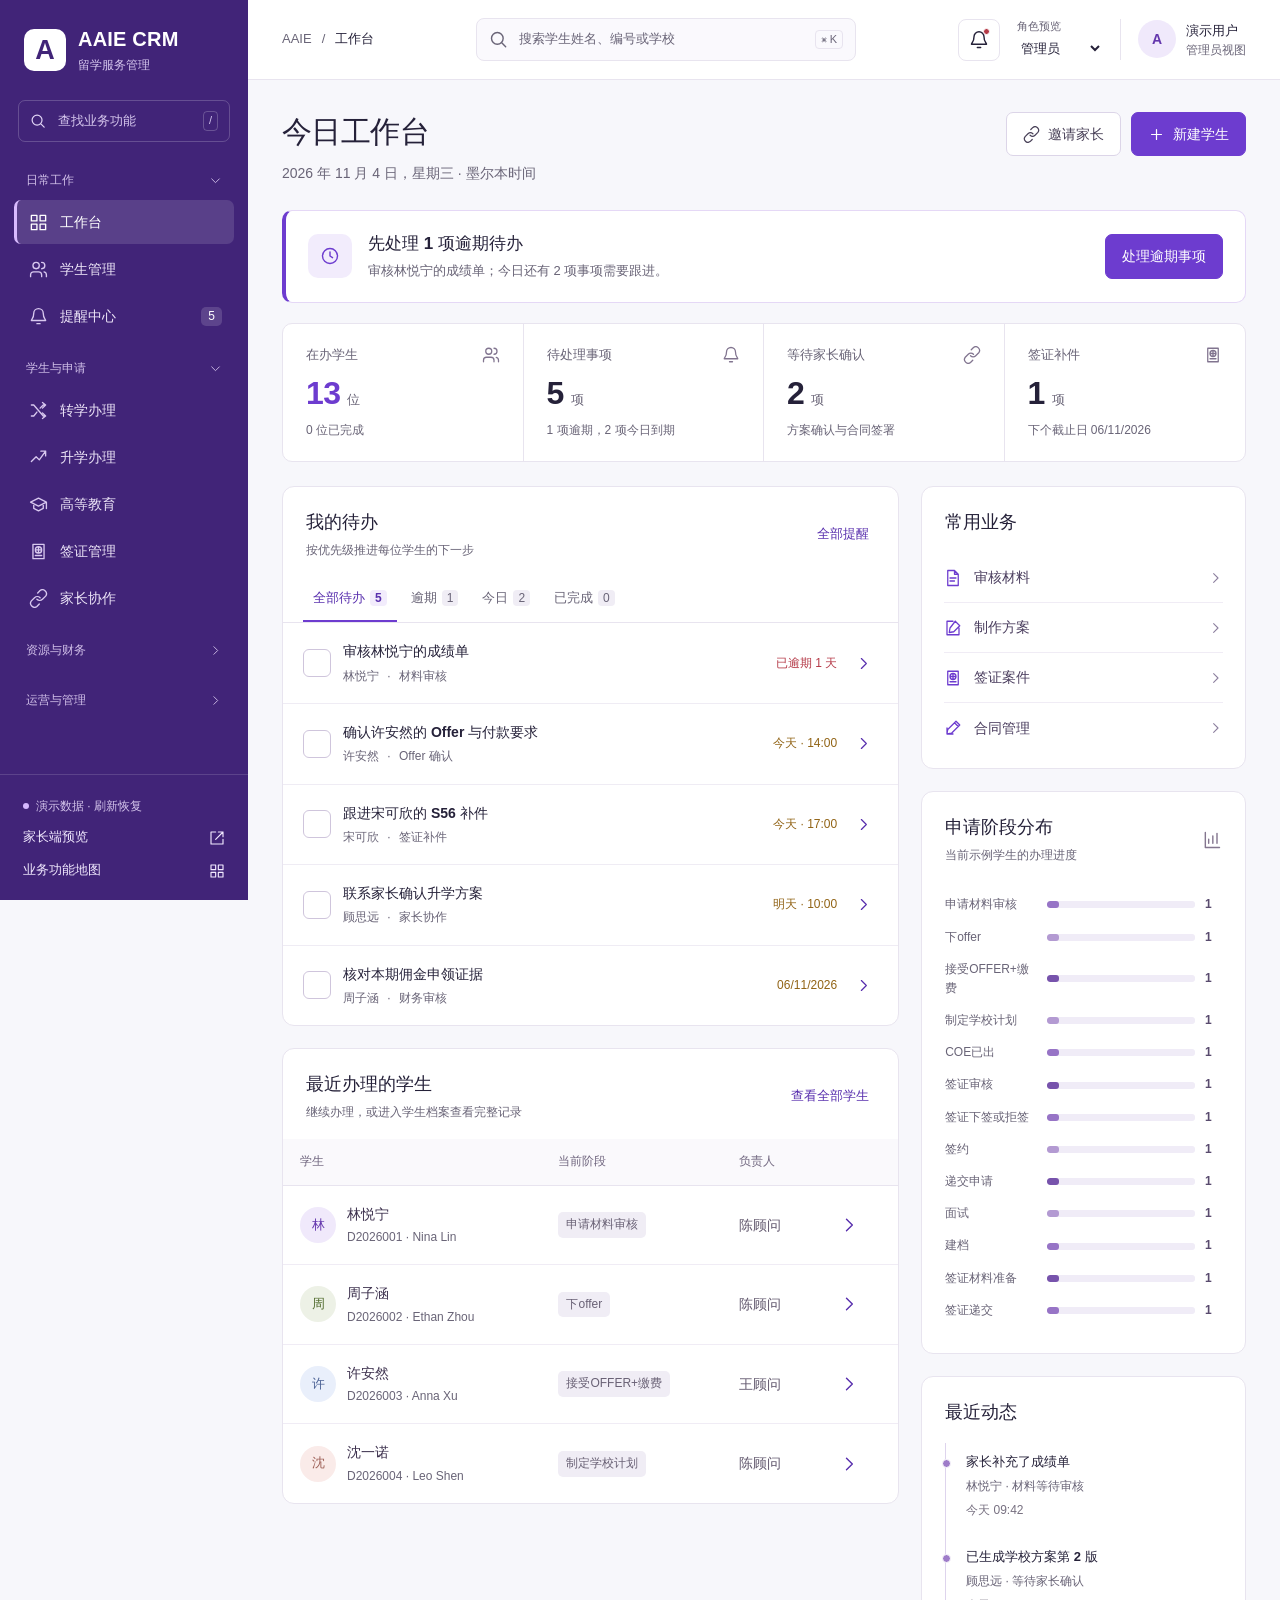
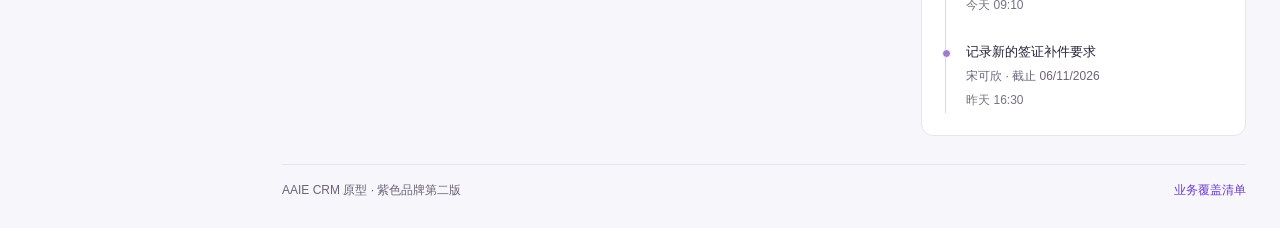
<file: index.html>
<!doctype html>
<html lang="zh-CN"><head><meta charset="utf-8"><meta name="viewport" content="width=device-width, initial-scale=1"><meta name="color-scheme" content="light"><title>AAIE CRM · 紫色品牌第二版</title><link rel="stylesheet" href="styles.css"></head>
<body><a class="skip" href="#main">跳到内容</a><div id="app"></div><dialog id="dialog" aria-labelledby="dialog-title"></dialog><div id="toast" role="status" aria-live="polite"></div><script src="data.js"></script><script src="student-data.js"></script><script src="app.js"></script><script src="student-module.js"></script></body></html>
</file>
<file: styles.css>
@charset "UTF-8";
:root {
  --brand:#6d3ccf; --brand-hover:#5930ae; --brand-deep:#412478; --brand-soft:#f2ecfc;
  --ink:#252139; --muted:#696477; --line:#e8e4ef; --bg:#f7f7fb; --surface:#fff;
  --teal:var(--brand); --teal-dark:var(--brand-hover); --soft:var(--brand-soft);
  --gold:#916315; --red:#b53a48; --radius:12px; --shadow:0 12px 38px #2d1c5112;
  --nav-width:248px; --bar-height:80px;
  font-family:"Avenir Next","PingFang SC","Microsoft YaHei",sans-serif;
  color:var(--ink); background:var(--bg); font-synthesis:none;
}
* { box-sizing:border-box; }
body { margin:0; font-size:14px; line-height:1.6; }
button,input,select,textarea { font:inherit; }
button,a,input,select,textarea { -webkit-tap-highlight-color:transparent; }
button { cursor:pointer; color:inherit; }
button:disabled { cursor:not-allowed; opacity:.48; }
a { color:var(--brand); text-decoration:none; }
a:hover { text-decoration:underline; }
:where(button,a,input,select,textarea,summary,[tabindex]):focus-visible { outline:3px solid #a77ae9; outline-offset:3px; }
h1,h2,h3,p { margin:0; }
h1 { font-size:30px; line-height:1.35; letter-spacing:-.6px; font-weight:700; }
h2 { font-size:18px; line-height:1.5; font-weight:650; }
h3 { font-size:16px; line-height:1.5; }
small { font-size:12px; }
.muted { color:var(--muted); }
.mono { font-variant-numeric:tabular-nums; }
.icon { width:20px; height:20px; fill:none; stroke:currentColor; stroke-width:1.7; stroke-linecap:round; stroke-linejoin:round; flex:none; vertical-align:middle; }
.skip { position:fixed; top:-60px; left:270px; z-index:100; background:#fff; border:2px solid var(--brand); padding:10px 16px; border-radius:6px; }
.skip:focus { top:10px; }
.sidebar { position:fixed; inset:0 auto 0 0; width:var(--nav-width); background:var(--brand-deep); color:#fff; z-index:30; display:flex; flex-direction:column; }
.brand { display:flex; align-items:center; gap:12px; min-height:100px; padding:25px 24px; color:#fff; }
.brand:hover { text-decoration:none; }
.brand-mark { width:42px; height:42px; display:grid; place-items:center; background:#fff; border-radius:10px; color:var(--brand-deep); font-size:27px; font-weight:750; }
.brand strong { display:block; font-size:20px; line-height:1.4; letter-spacing:.2px; }
.brand small { display:block; color:#d5c6ed; margin-top:3px; font-size:12px; }
.nav-search { display:flex; align-items:center; gap:9px; min-height:42px; margin:0 18px 18px; padding:7px 11px; border:1px solid #ffffff32; border-radius:7px; color:#e2d5f7; }
.nav-search .icon { width:17px; height:17px; }
.nav-search input { width:100%; min-width:0; background:none; color:#fff; border:0; outline:none; font-size:13px; }
.nav-search input::placeholder { color:#d5c6ed; opacity:1; }
.key { font-size:11px; border:1px solid var(--line); padding:0 5px; border-radius:4px; white-space:nowrap; color:var(--muted); }
.nav-search .key { border-color:#ffffff36; color:#d5c6ed; }
.sidebar nav { flex:1; overflow:auto; padding:0 14px 16px; scrollbar-width:thin; scrollbar-color:#8864b2 transparent; }
.nav-group { margin:0 0 10px; }
.nav-group summary { display:flex; justify-content:space-between; align-items:center; padding:10px 12px; min-height:40px; color:#d0bfe8; font-size:12px; cursor:pointer; list-style:none; }
.nav-group summary::-webkit-details-marker { display:none; }
.nav-group summary .icon { width:13px; height:13px; transform:rotate(-90deg); }
.nav-group[open] summary .icon { transform:rotate(0); }
.nav-group-links { display:grid; gap:3px; }
.nav-link { display:flex; align-items:center; gap:12px; padding:10px 12px; min-height:44px; border-radius:7px; border-left:3px solid transparent; color:#ede5f8; font-size:14px; }
.nav-link .icon { width:19px; height:19px; color:#d8c8ef; }
.nav-link:hover { background:#ffffff10; color:#fff; text-decoration:none; }
.nav-link.active { color:#fff; background:#ffffff20; border-left-color:#d9bbff; font-weight:650; }
.nav-link.active .icon { color:#fff; }
.nav-link .count { margin-left:auto; padding:0 7px; border-radius:5px; color:#fff; background:#ffffff26; font-size:12px; }
.sidebar-foot { padding:18px 23px 19px; border-top:1px solid #ffffff24; }
.preview-tag { display:inline-flex; align-items:center; gap:7px; font-size:12px; line-height:1.5; color:var(--muted); }
.sidebar-foot .preview-tag { color:#d4c4eb; }
.sidebar-foot .preview-tag::before { content:''; width:6px; height:6px; border-radius:50%; background:#d5b8ff; }
.sidebar-foot a { display:flex; justify-content:space-between; align-items:center; color:#f2eaff; font-size:13px; padding-top:12px; }
.sidebar-foot a .icon { width:16px; height:16px; }
.shell { margin-left:var(--nav-width); min-width:0; }
.topbar { min-height:var(--bar-height); background:#fff; border-bottom:1px solid var(--line); display:flex; align-items:center; justify-content:space-between; gap:22px; padding:0 34px; position:sticky; top:0; z-index:20; }
.crumb { display:flex; align-items:center; gap:10px; color:var(--muted); font-size:13px; white-space:nowrap; }
.crumb strong { color:var(--ink); font-weight:550; }
.global-search { display:flex; align-items:center; gap:10px; border:1px solid var(--line); background:#faf9fd; border-radius:8px; min-height:43px; padding:9px 12px; flex:1; max-width:380px; color:var(--muted); }
.global-search input { min-width:0; width:100%; padding:0; border:0; background:none; outline:none; color:var(--ink); font-size:13px; }
.global-search input::placeholder { color:var(--muted); }
.top-right { display:flex; align-items:center; gap:17px; }
.role-control { display:flex; flex-direction:column; align-items:flex-start; gap:0; }
.role-control>span { color:var(--muted); font-size:11px; }
.role { background:#fff; border:0; padding:1px 14px 1px 0; color:var(--ink); font-size:13px; max-width:120px; min-height:25px; }
.userbox { display:flex; align-items:center; gap:10px; padding-left:17px; border-left:1px solid var(--line); }
.userbox strong { font-size:13px; font-weight:600; }
.userbox small { display:block; font-size:12px; color:var(--muted); }
.avatar { width:38px; height:38px; border-radius:50%; display:inline-grid; place-items:center; background:#f0e9fb; color:#6437ad; font-size:14px; font-weight:650; flex:none; }
.avatar.sage { background:#edf1e6; color:#536d30; }
.avatar.blue { background:#e9effb; color:#4c6295; }
.avatar.rose { background:#faebe9; color:#9c5e55; }
.icon-btn { display:inline-flex; align-items:center; justify-content:center; width:42px; height:42px; padding:9px; border:1px solid var(--line); background:#fff; border-radius:8px; position:relative; }
.icon-btn:hover { background:#f7f3fc; }
.icon-btn .dot { width:7px; height:7px; position:absolute; top:8px; right:9px; border-radius:50%; background:var(--red); border:1px solid #fff; }
.mobile-menu { display:none; }
.main { max-width:1600px; margin:0 auto; padding:32px 34px 28px; }
.main:focus { outline:none; }
.page-head { display:flex; align-items:flex-start; justify-content:space-between; gap:22px; margin-bottom:25px; }
.page-heading { max-width:760px; }
.page-head p { margin-top:9px; color:var(--muted); font-size:14px; line-height:1.7; }
.head-actions { display:flex; align-items:center; gap:10px; flex-wrap:wrap; }
.btn { display:inline-flex; align-items:center; justify-content:center; gap:8px; min-height:44px; padding:10px 16px; background:#fff; color:#494158; border:1px solid #dcd5e8; border-radius:7px; font-size:14px; font-weight:550; white-space:nowrap; text-decoration:none; }
.btn:hover { background:#faf8fe; border-color:#bbaaD2; text-decoration:none; }
.btn.primary { background:var(--brand); border-color:var(--brand); color:#fff; }
.btn.primary:hover { background:var(--brand-hover); border-color:var(--brand-hover); }
.btn.soft { background:var(--brand-soft); border-color:#e6d9fa; color:var(--brand-hover); }
.btn.danger { color:var(--red); border-color:#edccd2; }
.btn.small { font-size:13px; min-height:36px; padding:6px 11px; }
.btn .icon { width:17px; height:17px; }
.text-btn { display:inline-flex; align-items:center; justify-content:center; gap:5px; min-height:36px; padding:5px 6px; border:0; border-radius:5px; background:none; color:var(--brand-hover); font-size:13px; white-space:nowrap; }
.text-btn:hover { background:var(--brand-soft); text-decoration:none; }
.day-priority { display:flex; align-items:center; gap:16px; padding:20px 22px; margin-bottom:20px; background:#fff; border:1px solid #e5d8f6; border-left:4px solid var(--brand); border-radius:10px; }
.priority-symbol { display:grid; place-items:center; width:44px; height:44px; border-radius:10px; background:var(--brand-soft); color:var(--brand); flex:none; }
.day-priority>div:nth-child(2) { flex:1; }
.day-priority h2 { font-size:17px; }
.day-priority p { font-size:13px; margin-top:4px; color:var(--muted); }
.day-priority .btn { flex:none; }
.metrics { display:grid; grid-template-columns:repeat(4,minmax(0,1fr)); background:#fff; border:1px solid var(--line); border-radius:10px; margin-bottom:24px; }
.metric { min-width:0; padding:21px 23px; border-right:1px solid var(--line); }
.metric:last-child { border-right:0; }
.metric .caption { display:flex; align-items:center; justify-content:space-between; gap:8px; color:var(--muted); font-size:13px; }
.metric .caption .icon { color:#81748f; width:18px; height:18px; }
.metric .number { display:block; margin:8px 0 6px; font-size:32px; font-weight:650; letter-spacing:-.6px; line-height:1.3; }
.metric .number small { margin-left:7px; font-size:13px; letter-spacing:0; font-weight:400; color:var(--muted); }
.metric .foot { color:var(--muted); font-size:12px; }
.metric .foot b { font-weight:550; color:var(--brand-hover); }
.metric.accent .number { color:var(--brand); }
.dashboard-grid { display:grid; grid-template-columns:minmax(0,1.9fr) minmax(290px,1fr); gap:22px; }
.stack { display:flex; flex-direction:column; gap:22px; min-width:0; }
.card { background:#fff; border:1px solid var(--line); border-radius:var(--radius); overflow:hidden; min-width:0; }
.card-pad { padding:24px; }
.card-head { display:flex; align-items:center; justify-content:space-between; gap:14px; padding:22px 23px 17px; }
.card-head p { color:var(--muted); font-size:12px; line-height:1.6; margin-top:5px; }
.card-head>.icon { color:#84768f; }
.segmented { display:flex; gap:4px; border-bottom:1px solid var(--line); padding:0 20px; overflow:auto; }
.segment { min-height:45px; padding:10px 10px; border:0; border-bottom:2px solid transparent; background:none; font-size:13px; color:var(--muted); white-space:nowrap; }
.segment.active { color:var(--brand-hover); font-weight:650; border-bottom-color:var(--brand); }
.segment span { font-size:12px; padding:1px 5px; border-radius:4px; background:#f0edf5; margin-left:5px; }
.segment.active span { background:var(--brand-soft); }
.task { display:flex; align-items:center; gap:12px; padding:17px 20px; border-bottom:1px solid #efecf4; }
.task:last-child { border-bottom:0; }
.check { display:grid; place-items:center; flex:none; width:28px; height:28px; padding:0; border:1px solid #cfc5dc; border-radius:6px; background:#fff; color:var(--brand); font-size:18px; }
.check:hover { border-color:var(--brand); background:var(--brand-soft); }
.task.done .check { background:var(--brand); color:#fff; border-color:var(--brand); }
.task.done strong { text-decoration:line-through; color:var(--muted); }
.task-copy { flex:1; min-width:0; }
.task-copy a { color:var(--ink); }
.task-copy strong { display:block; font-size:14px; font-weight:550; line-height:1.6; }
.task-copy small { display:block; color:var(--muted); font-size:12px; margin-top:4px; }
.task .due { font-size:12px; color:var(--gold); white-space:nowrap; }
.task .due.overdue { color:var(--red); }
.task>.text-btn .icon { width:17px; height:17px; }
.badge { display:inline-flex; align-items:center; padding:3px 8px; border-radius:5px; font-size:12px; line-height:1.65; font-weight:500; white-space:nowrap; background:#f0edf5; color:#696175; }
.badge.green { background:#e9f4ec; color:#286142; }
.badge.amber { background:#fbf1df; color:#835c17; }
.badge.blue { background:#edf0fc; color:#4d5891; }
.badge.red { background:#fbecef; color:#a43745; }
.badge.neutral { background:#f0edf5; color:#696175; }
.quick-grid { display:grid; grid-template-columns:1fr; padding:0 22px 15px; }
.quick { display:flex; align-items:center; gap:12px; min-height:50px; color:#4a3d5e; border-bottom:1px solid #f0ecf5; font-size:14px; }
.quick:last-child { border:0; }
.quick .icon { width:18px; color:var(--brand); }
.quick .icon:last-child { margin-left:auto; width:15px; color:#8d809f; }
.quick:hover { text-decoration:none; color:var(--brand); }
.pipeline { padding:0 23px 20px; }
.bar-row { display:grid; grid-template-columns:92px minmax(0,1fr) 17px; align-items:center; gap:10px; font-size:12px; color:var(--muted); margin:13px 0; }
.bar-row b { font-size:12px; font-weight:600; color:#594b6e; }
.bar-track { height:7px; background:#f0ecf7; border-radius:3px; overflow:hidden; }
.bar-fill { height:100%; background:#9774c6; min-width:6px; border-radius:3px; }
.bar-row:nth-child(2n) .bar-fill { background:#b39ad2; }
.bar-row:nth-child(3n) .bar-fill { background:#7753ac; }
.activity { padding:0 23px 22px; }
.activity-item { padding:9px 0 18px 20px; border-left:1px solid #ded4ed; position:relative; font-size:13px; }
.activity-item:last-child { padding-bottom:2px; }
.activity-item::before { content:''; position:absolute; top:16px; left:-4px; width:7px; height:7px; border-radius:50%; background:#9e7cc9; border:1px solid #fff; }
.activity-item strong { font-weight:550; }
.activity-item p { margin-top:4px; font-size:12px; color:var(--muted); }
.activity-item time { display:block; font-size:12px; color:#777080; margin-top:5px; }
.footer-line { display:flex; justify-content:space-between; align-items:center; gap:20px; margin-top:28px; padding-top:16px; border-top:1px solid var(--line); color:var(--muted); font-size:12px; }
.demo-note { font-size:12px; color:var(--muted); margin-top:13px; }
.eyebrow { color:var(--brand-hover); font-size:13px; font-weight:600; margin-bottom:7px; letter-spacing:0; }
.tabs { display:flex; align-items:center; gap:4px; overflow:auto; border-bottom:1px solid var(--line); margin-bottom:22px; scrollbar-width:thin; scrollbar-color:#c7b5e0 transparent; }
.tab { display:inline-flex; align-items:center; justify-content:center; min-height:46px; padding:11px 15px; border-bottom:2px solid transparent; color:var(--muted); font-size:14px; white-space:nowrap; }
.tab:hover { color:var(--brand); text-decoration:none; background:#f7f3fd; }
.tab.active { color:var(--brand-hover); font-weight:600; border-bottom-color:var(--brand); }
.section-picker { display:none; }
.toolbar { display:flex; align-items:center; flex-wrap:wrap; gap:12px; padding:16px 20px; border-bottom:1px solid var(--line); }
.search-field { display:flex; align-items:center; gap:9px; min-height:44px; min-width:240px; padding:8px 11px; border:1px solid #ddd5e9; border-radius:7px; color:#766889; background:#fff; }
.search-field input { min-width:0; width:100%; border:0; outline:none; padding:0; color:var(--ink); font-size:14px; background:none; }
.search-field .icon { width:18px; height:18px; }
.toolbar select { border:1px solid #ddd5e9; background:#fff; min-height:44px; padding:8px 30px 8px 11px; border-radius:7px; color:#51465f; font-size:14px; }
.toolbar .spacer { flex:1; }
.result-count { font-size:12px; color:var(--muted); }
.table-wrap { max-width:100%; overflow:auto; scrollbar-width:thin; scrollbar-color:#c9b8df #f5f1fa; }
table { border-collapse:collapse; width:100%; text-align:left; font-size:14px; white-space:nowrap; }
th { padding:13px 17px; border-bottom:1px solid var(--line); background:#faf9fc; color:#70667f; font-size:12px; font-weight:550; }
td { padding:17px; border-bottom:1px solid #f0ecf5; color:#61576d; }
tbody tr:last-child td { border-bottom:0; }
tbody tr:hover { background:#fcfaff; }
td strong { font-size:14px; font-weight:550; color:#3c304d; }
.student-cell { display:flex; align-items:center; gap:11px; color:var(--ink); }
.student-cell small { display:block; color:var(--muted); font-size:12px; margin-top:3px; }
.student-cell .avatar { width:36px; height:36px; font-size:13px; }
.student-link { background:none; border:0; padding:0; text-align:left; }
.table-check { accent-color:var(--brand); width:18px; height:18px; }
.long-copy { white-space:normal; min-width:180px; max-width:260px; overflow-wrap:anywhere; }
.pagination { display:flex; align-items:center; justify-content:space-between; gap:14px; border-top:1px solid var(--line); padding:15px 20px; color:var(--muted); font-size:12px; }
.page-buttons { display:flex; gap:7px; }
.empty { padding:45px 20px; color:var(--muted); text-align:center; white-space:normal; }
.empty>.icon { width:32px; height:32px; color:#9b89b0; margin-bottom:10px; }
.empty p { font-size:14px; margin-bottom:15px; }
.info-strip { display:flex; align-items:flex-start; gap:10px; padding:13px 16px; background:var(--brand-soft); border:1px solid #e5d9f6; border-radius:8px; margin-bottom:20px; font-size:13px; line-height:1.7; color:#62418e; }
.info-strip .icon { width:18px; height:18px; margin-top:2px; }
.info-strip.warn { background:#fcf5e8; color:#886019; border-color:#f0e0bc; }
.student-hero { padding:24px; border:1px solid var(--line); border-radius:12px; background:#fff; margin-bottom:18px; }
.student-hero-top { display:flex; justify-content:space-between; align-items:center; gap:18px; }
.student-identity { display:flex; align-items:center; gap:17px; }
.student-identity .avatar { width:62px; height:62px; font-size:24px; }
.student-identity h1 { font-size:28px; }
.student-identity small { display:block; font-size:13px; margin-top:5px; color:var(--muted); }
.student-facts { display:grid; grid-template-columns:repeat(5,minmax(0,1fr)); gap:18px; border-top:1px solid var(--line); padding-top:20px; margin-top:21px; }
.student-facts small { display:block; color:var(--muted); font-size:12px; margin-bottom:6px; }
.student-facts strong { font-size:14px; font-weight:550; }
.student-navigation { position:sticky; top:var(--bar-height); z-index:12; background:var(--bg); padding-top:8px; margin-bottom:20px; }
.student-groups { display:grid; grid-template-columns:repeat(4,minmax(0,1fr)); background:#fff; border:1px solid var(--line); border-radius:9px; padding:5px; gap:5px; }
.student-group { display:flex; justify-content:center; align-items:center; gap:9px; min-height:43px; padding:8px 10px; font-size:14px; color:var(--muted); border-radius:6px; }
.student-group span { font-size:12px; color:#8b7d9c; }
.student-group.active { background:var(--brand-soft); color:var(--brand-hover); font-weight:600; }
.student-group.active span { color:var(--brand-hover); }
.student-group:hover { background:#f7f3fc; text-decoration:none; }
.student-tabs { margin:8px 0 0; }
.detail-grid { display:grid; grid-template-columns:minmax(0,1.7fr) minmax(270px,1fr); gap:22px; }
.facts-grid { display:grid; grid-template-columns:repeat(2,minmax(0,1fr)); gap:24px; padding:0 23px 25px; }
.fact { min-width:0; }
.fact small { display:block; font-size:12px; color:var(--muted); margin-bottom:6px; }
.fact span { font-size:14px; overflow-wrap:anywhere; }
.next-action { padding:23px; border:1px solid #e5d8f6; border-left:3px solid var(--brand); background:#f6f1fd; border-radius:10px; }
.next-action h2 { font-size:18px; }
.next-action p { color:#6b597e; font-size:14px; margin:10px 0 18px; }
.stepper { display:flex; overflow:auto; padding:24px 4px; margin-bottom:16px; }
.step { flex:1; min-width:112px; position:relative; text-align:center; font-size:13px; color:#8b8097; }
.step::before { content:''; position:absolute; top:17px; left:50%; right:-50%; height:1px; background:#ded5e9; }
.step:last-child::before { display:none; }
.step i { position:relative; display:grid; place-items:center; margin:0 auto 9px; width:34px; height:34px; border:1px solid #dcd2e8; background:#faf8fd; border-radius:50%; font-style:normal; font-size:13px; }
.step.current { color:var(--brand-hover); font-weight:600; }
.step.current i { background:var(--brand); border-color:var(--brand); color:#fff; }
.step.complete i { background:#eee5fa; color:var(--brand-hover); border-color:#e1d3f4; }
.readiness { padding:0 23px 22px; }
.readiness-item { display:flex; align-items:center; justify-content:space-between; gap:16px; padding:16px 0; border-bottom:1px solid var(--line); font-size:14px; }
.readiness-item:last-child { border-bottom:0; }
.readiness-item strong { font-weight:550; }
.readiness-item small { display:block; color:var(--muted); font-size:12px; margin-top:4px; }
.cover-grid { display:grid; grid-template-columns:repeat(3,minmax(0,1fr)); gap:16px; }
.cover-card { display:block; padding:19px; border:1px solid var(--line); background:#fff; border-radius:10px; color:var(--ink); }
.cover-card:hover { text-decoration:none; border-color:#b799dc; background:#fcfaff; }
.cover-card h3 { font-size:15px; margin-bottom:9px; }
.cover-card small { display:block; margin-top:9px; font-size:12px; color:var(--muted); overflow-wrap:anywhere; }
.cover-card code { color:#79668f; font-size:12px; }
.school-visual { position:relative; min-height:220px; border:1px solid #e0d5ed; border-radius:10px; margin-bottom:22px; overflow:hidden; background-color:#f2edf8; background-image:linear-gradient(28deg,transparent 47%,#e4dbee 48%,#e4dbee 51%,transparent 52%),linear-gradient(120deg,transparent 44%,#fff 45%,#fff 49%,transparent 50%); background-size:180px 110px,190px 180px; }
.school-pin { position:absolute; background:#fff; border:1px solid var(--line); padding:9px 13px; border-radius:7px; font-size:13px; box-shadow:0 4px 10px #4124780a; }
.school-pin::before { content:'●'; color:var(--brand); margin-right:7px; }
.school-pin:nth-child(1) { top:28%; left:15%; }
.school-pin:nth-child(2) { top:60%; left:52%; }
.school-pin:nth-child(3) { top:18%; left:68%; }
.school-visual>.muted { position:absolute; bottom:10px; left:15px; font-size:12px; }
dialog { padding:0; width:min(760px,calc(100vw - 32px)); max-height:calc(100dvh - 32px); border:1px solid #ddd1ee; border-radius:14px; color:var(--ink); box-shadow:0 25px 90px #2e1b4f38; }
dialog[open] { display:flex; flex-direction:column; }
dialog::backdrop { background:#24183965; backdrop-filter:blur(3px); }
.dialog-head { display:flex; align-items:flex-start; justify-content:space-between; gap:16px; padding:23px 25px; border-bottom:1px solid var(--line); flex-shrink:0; }
.dialog-head p { color:var(--muted); font-size:13px; margin-top:7px; }
.dialog-head .icon-btn { width:36px; height:36px; flex:none; }
.dialog-body { padding:24px 25px; overflow:auto; min-height:0; }
.dialog-foot { display:flex; justify-content:flex-end; gap:10px; padding:17px 25px; border-top:1px solid var(--line); background:#faf8fd; flex-shrink:0; }
.form-grid { display:grid; grid-template-columns:repeat(2,minmax(0,1fr)); gap:18px; }
.form-grid label { display:flex; flex-direction:column; gap:8px; color:#62546e; font-size:13px; min-width:0; }
.form-grid .wide { grid-column:1/-1; }
.form-grid input,.form-grid select,.form-grid textarea { min-width:0; width:100%; min-height:44px; padding:10px 12px; border:1px solid #d9cee6; border-radius:7px; color:var(--ink); background:#fff; font-size:14px; }
.form-grid textarea { resize:vertical; min-height:100px; }
.form-grid input[type=file] { padding:10px; font-size:13px; }
.form-hint { font-size:12px; color:var(--muted); margin-top:17px; }
.details-list { margin:0; display:grid; grid-template-columns:repeat(2,minmax(0,1fr)); gap:20px; }
.details-list dt { color:var(--muted); font-size:12px; }
.details-list dd { margin:5px 0 0; font-size:14px; overflow-wrap:anywhere; }
.action-list { display:flex; flex-wrap:wrap; gap:10px; margin-top:25px; }
.preview-paper { margin:18px 0; padding:32px; border:1px solid #e6e0ed; background:#fff; min-height:220px; }
.paper-brand { font-size:13px; font-weight:600; color:var(--brand-hover); margin-bottom:22px; letter-spacing:.4px; }
.preview-paper p { font-size:14px; color:#6a5f76; margin:14px 0; white-space:pre-wrap; }
.code-editor { width:100%; min-height:220px; padding:13px; border:1px solid #d9cee6; border-radius:8px; color:var(--ink); font:14px/1.9 monospace; resize:vertical; }
.editor-note { padding:14px; background:#f8f5fc; border:1px solid var(--line); border-radius:8px; color:var(--muted); font-size:13px; line-height:1.8; margin-top:17px; }
#toast { position:fixed; left:50%; bottom:26px; transform:translate(-50%,16px); opacity:0; z-index:100; background:#39264f; color:#fff; padding:13px 20px; border-radius:8px; box-shadow:var(--shadow); max-width:min(600px,90vw); font-size:14px; pointer-events:none; transition:opacity .15s,transform .15s; }
#toast.show { opacity:1; transform:translate(-50%,0); }
.portal { min-height:100vh; background:#f6f3fb; padding:34px 16px; }
.portal-wrap { max-width:690px; margin:0 auto; }
.portal-brand { display:flex; align-items:center; justify-content:space-between; margin-bottom:24px; }
.portal-brand strong { color:var(--brand-deep); font-size:21px; font-weight:700; }
.portal-brand small { margin-left:5px; }
.portal-intro { background:#fff; padding:27px; border:1px solid var(--line); border-top:4px solid var(--brand); border-radius:12px; margin-bottom:22px; }
.portal-intro h1 { font-size:26px; margin:13px 0 10px; }
.portal-intro p { font-size:14px; color:var(--muted); line-height:1.8; }
.portal .tabs { margin-bottom:22px; }
.portal .card-pad p { color:var(--muted); font-size:14px; margin:10px 0 22px; }
.portal .form-grid { margin-bottom:22px; }
.portal-bottom { display:flex; justify-content:space-between; align-items:flex-start; gap:20px; padding:20px 0; font-size:12px; color:var(--muted); line-height:1.8; }
.portal-bottom a { flex:none; }
.choice-card { display:flex; gap:13px; align-items:flex-start; padding:17px; margin-bottom:14px; border:1px solid #e0d7ec; border-radius:8px; font-size:14px; cursor:pointer; }
.choice-card:has(input:checked) { border-color:#ac89db; background:#f7f1ff; }
.choice-card input { width:19px; height:19px; accent-color:var(--brand); margin-top:3px; flex:none; }
.rank-row { display:flex; justify-content:space-between; align-items:center; gap:16px; padding:15px 0; border-bottom:1px solid var(--line); font-size:14px; }
.rank-number { display:inline-grid; place-items:center; width:29px; height:29px; border-radius:6px; background:var(--brand-soft); color:var(--brand-hover); margin-right:11px; }
.lock-message { text-align:center; padding:65px 25px; color:var(--muted); }
.lock-message>.icon { width:30px; height:30px; color:var(--brand); }
.lock-message h2 { margin:15px 0; color:var(--ink); }
.link-row { display:flex; flex-wrap:wrap; gap:10px; margin-top:17px; }
.chart-strip { display:flex; gap:3px; height:16px; border-radius:4px; overflow:hidden; margin:20px 0; }
.chart-strip span { flex:1; background:#8f6bbd; }
.chart-strip span:nth-child(2n) { background:#b79bd7; }
.chart-strip span:nth-child(3n) { background:#674492; }
.backdrop { display:none; }
[hidden] { display:none!important; }
@media(min-width:1600px) {
 .main { padding-top:38px; }
 .dashboard-grid { grid-template-columns:minmax(0,2fr) minmax(310px,1fr); }
}
@media(max-width:1250px) {
 :root { --nav-width:226px; }
 .main { padding:28px 24px; }
 .topbar { padding:0 24px; gap:16px; }
 .crumb>span:first-child { display:none; }
 .crumb { font-size:12px; }
 .global-search { max-width:310px; }
 .top-right { gap:12px; }
 .userbox { display:none; }
 .metric { padding:19px 17px; }
 .dashboard-grid { grid-template-columns:minmax(0,1.65fr) minmax(270px,1fr); }
 .task { padding:16px 17px; }
 .task .due { white-space:normal; max-width:76px; font-size:12px; }
 .task-copy strong { font-size:13px; }
 .cover-grid { grid-template-columns:repeat(2,minmax(0,1fr)); }
 .detail-grid { grid-template-columns:minmax(0,1.5fr) minmax(245px,1fr); }
 .student-groups { gap:3px; }
 .student-group { font-size:13px; gap:5px; }
}
@media(max-width:980px) {
 :root { --bar-height:70px; }
 .sidebar { transform:translateX(-100%); transition:transform .18s; width:248px; }
 .sidebar.open { transform:translateX(0); }
 .sidebar.open+.backdrop { display:block; position:fixed; inset:0; z-index:25; background:#21133066; }
 .shell { margin-left:0; }
 .mobile-menu { display:inline-flex; flex:none; }
 .topbar { padding:0 22px; }
 .crumb { display:none; }
 .global-search { max-width:none; }
 .detail-grid { grid-template-columns:1fr; }
 .student-facts { grid-template-columns:repeat(3,minmax(0,1fr)); }
 .page-head { gap:18px; }
 .page-head .head-actions { flex-shrink:0; }
}
@media(max-width:700px) {
 :root { --bar-height:68px; }
 .main { padding:24px 16px; }
 .topbar { gap:10px; padding:0 14px; }
 .top-right { gap:6px; }
 .notification-btn,.role-control>span,.global-search .key { display:none; }
 .role { min-height:44px; padding:3px 0; max-width:84px; font-size:12px; }
 .global-search { padding:9px; min-height:42px; }
 .global-search input { font-size:12px; }
 .global-search .icon { width:17px; height:17px; }
 .page-head { flex-direction:column; align-items:stretch; gap:18px; margin-bottom:21px; }
 h1 { font-size:27px; }
 .page-head p { font-size:13px; }
 .head-actions { gap:9px; }
 .head-actions .btn { padding:10px 13px; font-size:13px; }
 .day-priority { display:grid; grid-template-columns:40px minmax(0,1fr); gap:12px; padding:18px 16px; }
 .priority-symbol { width:40px; height:40px; }
 .day-priority h2 { font-size:16px; }
 .day-priority p { font-size:12px; }
 .day-priority>.btn { grid-column:1/-1; justify-self:stretch; margin-top:3px; }
 .metrics { grid-template-columns:repeat(2,minmax(0,1fr)); margin-bottom:20px; }
 .metric { padding:17px; }
 .metric:nth-child(2) { border-right:0; }
 .metric:nth-child(-n+2) { border-bottom:1px solid var(--line); }
 .metric .caption { font-size:12px; }
 .metric .number { font-size:29px; }
 .metric .foot { font-size:12px; }
 .dashboard-grid { grid-template-columns:1fr; gap:20px; }
 .stack { gap:20px; }
 .card-head { padding:19px 17px 15px; }
 .card-head h2 { font-size:17px; }
 .card-head p { font-size:12px; }
 .card-head .text-btn { font-size:12px; }
 .segmented { padding:0 9px; gap:0; }
 .segment { font-size:12px; padding:10px 9px; }
 .segment span { margin-left:4px; padding:1px 4px; }
 .task { display:grid; grid-template-columns:30px minmax(0,1fr) 28px; padding:15px 12px; gap:4px 8px; }
 .task .check { grid-column:1; grid-row:1/3; width:30px; height:36px; align-self:center; }
 .task-copy { grid-column:2; grid-row:1; }
 .task-copy strong { font-size:14px; }
 .task-copy small { font-size:12px; }
 .task .due { grid-column:2; grid-row:2; max-width:none; font-size:12px; }
 .task>a.text-btn { grid-column:3; grid-row:1/3; min-width:28px; padding:4px; }
 .task>button.text-btn { grid-column:2; grid-row:3; justify-self:start; }
 .text-btn { min-height:44px; }
 .btn.small { min-height:44px; font-size:13px; }
 .quick-grid { padding:0 17px 14px; }
 .pipeline { padding:0 17px 20px; }
 .activity { padding:0 18px 20px; }
 .toolbar { padding:14px; gap:10px; }
 .search-field { flex:1 1 100%; min-width:0; }
 .toolbar select { max-width:175px; min-width:0; font-size:13px; }
 .toolbar .spacer { display:none; }
 .result-count { margin-left:auto; }
 th,td { padding:13px; }
 .student-cell small { font-size:12px; }
 .pagination { padding:13px; font-size:12px; }
 .page-buttons { gap:6px; }
 .student-hero { padding:20px 17px; margin-bottom:12px; }
 .student-hero-top { flex-direction:column; align-items:stretch; }
 .student-identity h1 { font-size:25px; }
 .student-identity .avatar { width:54px; height:54px; font-size:22px; }
 .student-facts { grid-template-columns:repeat(2,minmax(0,1fr)); gap:17px; padding-top:17px; margin-top:18px; }
 .student-facts strong { font-size:13px; }
 .student-hero-top .head-actions { width:100%; }
 .student-hero-top .head-actions .btn { flex:1; }
 .section-navigation>.tabs,.student-navigation>.student-groups,.student-navigation>.student-tabs { display:none; }
 .section-picker { display:flex; flex-direction:column; gap:6px; color:var(--muted); font-size:12px; margin-bottom:20px; }
 .section-picker select { width:100%; min-height:46px; border:1px solid #d6c6e8; border-radius:7px; padding:9px 12px; background:#fff; color:var(--brand-deep); font-size:14px; font-weight:550; }
 .student-navigation { padding-top:8px; margin-bottom:18px; border-bottom:1px solid var(--line); }
 .student-navigation .section-picker { margin-bottom:12px; }
 .facts-grid { padding:0 18px 23px; gap:21px; }
 .fact span { font-size:14px; }
 .next-action { padding:20px; }
 .next-action p { font-size:13px; }
 .cover-grid { grid-template-columns:1fr; }
 .info-strip { font-size:13px; padding:13px; }
 .card-pad { padding:20px 17px; }
 .readiness { padding:0 17px 18px; }
 .readiness-item { align-items:flex-start; gap:10px; }
 .readiness-item>div:first-child { flex:1; }
 .readiness-item .head-actions { flex-direction:column; align-items:flex-end; flex:none; gap:5px; }
 .readiness-item small { font-size:12px; }
 .step { min-width:112px; }
 .footer-line { align-items:flex-start; gap:15px; font-size:12px; }
 .footer-line>a { flex:none; }
 dialog { width:calc(100vw - 20px); max-height:calc(100dvh - 20px); border-radius:12px; }
 .dialog-head { padding:18px; gap:12px; }
 .dialog-head h2 { font-size:18px; }
 .dialog-head p { font-size:12px; }
 .dialog-body { padding:20px 18px; }
 .dialog-foot { padding:14px 18px; }
 .dialog-foot .btn { flex:1; }
 .form-grid { grid-template-columns:1fr; }
 .details-list { grid-template-columns:1fr; gap:18px; }
 .preview-paper { padding:23px 19px; }
 .rank-row { align-items:flex-start; flex-wrap:wrap; gap:9px; }
 .rank-row>.head-actions { width:100%; justify-content:flex-end; }
 .school-pin { padding:7px 8px; font-size:12px; }
 .school-pin:nth-child(3) { left:55%; }
 .portal { padding:23px 13px; }
 .portal-brand { gap:12px; }
 .portal-brand small { display:none; }
 .portal-intro { padding:22px 19px; }
 .portal-intro h1 { font-size:24px; }
 .portal-intro p { font-size:13px; }
 .portal .tabs { margin-bottom:20px; }
 .portal .tab { padding:9px 12px; font-size:13px; }
 .portal .card-pad p { font-size:13px; }
 .portal-bottom { gap:12px; font-size:12px; }
 .choice-card { padding:15px 13px; font-size:14px; }
 .portal .form-grid input,.portal .form-grid select { font-size:16px; }
 .portal .head-actions .btn { flex:1; }
 .link-row { gap:9px; }
 .link-row .btn { font-size:13px; padding:9px 12px; }
}
@media(prefers-reduced-motion:reduce) {
 *,*::before,*::after { transition:none!important; animation:none!important; scroll-behavior:auto!important; }
}
@media print {
 .sidebar,.topbar,.head-actions,.toolbar,.footer-line,.dialog-foot,.text-btn,.skip,.demo-note,.student-navigation,.section-navigation { display:none!important; }
 .shell { margin:0; }
 .main { padding:0; max-width:none; }
 .card { break-inside:avoid; }
 .table-wrap { overflow:visible; }
 body { background:#fff; }
 dialog[open] { position:static; width:100%; max-height:none; box-shadow:none; border:0; }
 dialog::backdrop { background:none; }
}

/* ---------- student management module ---------- */
.stu-crumb { margin-bottom:14px; align-items:center; }
.stu-toolbar { display:flex; flex-wrap:wrap; gap:8px; margin-bottom:14px; }
.stu-toolbar .btn { min-height:38px; padding:8px 13px; font-size:13px; color:#57516a; border-color:#e2ddec; }
.stu-toolbar .btn:hover { background:#fbfaff; border-color:#c9bce0; }
.stu-toolbar .btn.primary { color:#fff; background:var(--brand); border-color:var(--brand); }
.stu-toolbar .btn.primary:hover { background:var(--brand-hover); border-color:var(--brand-hover); }

/* filter shell */
.stu-filter-card { margin-bottom:14px; }
.stu-searchrow { display:grid; grid-template-columns:minmax(200px,1fr) 156px auto auto; align-items:center; gap:9px; padding:14px 16px; }
.stu-search { min-width:0; }
.stu-sort { display:block; min-width:0; }
.stu-sort select { width:100%; min-height:44px; padding:8px 30px 8px 12px; border:1px solid #ddd6e9; border-radius:8px; background:#fff; color:#51465f; font-size:13px; }
.stu-filter-toggle { min-height:44px; padding:8px 13px; font-size:13px; }
.stu-filter-toggle.is-open { background:#faf7ff; border-color:#cbb8ea; color:var(--brand-deep); }
.stu-filter-count { display:inline-grid; place-items:center; min-width:17px; height:17px; padding:0 4px; border-radius:9px; background:var(--brand); color:#fff; font-size:11px; font-weight:650; line-height:1; }
.stu-submit { min-height:44px; padding:8px 20px; }
.stu-advanced-panel { border-top:1px dashed #e7e2f1; padding:2px 16px 14px; }
.stu-filter-grid { display:grid; grid-template-columns:repeat(4,minmax(0,1fr)); gap:14px 16px; padding-top:14px; }
.stu-filter-grid label { font-size:12px; font-weight:600; color:#514b60; }
.stu-filter-grid label.wide { grid-column:span 2; }
.stu-filter-grid input,.stu-filter-grid select { margin-top:6px; }
.stu-filter-actions { display:flex; align-items:center; gap:10px; margin-top:14px; }
.stu-filter-actions .muted { font-size:12px; }
.stu-chips { display:flex; flex-wrap:wrap; gap:7px; padding:0 16px 14px; }
.stu-chip { display:inline-flex; align-items:center; gap:7px; min-height:30px; padding:4px 10px; border:1px solid #e0d7f0; border-radius:15px; background:#faf7ff; color:#5a3f86; font-size:12px; }
.stu-chip:hover { border-color:#cbb8ea; background:#f4edfd; }
.stu-chip-x { color:#9a86b8; font-size:14px; line-height:1; }

/* stage rail */
.stu-stagebar { display:flex; gap:1px; overflow-x:auto; padding:9px 11px 11px; border-top:1px solid var(--line); scrollbar-width:thin; scrollbar-color:#cdbfe2 transparent; }
.stu-stage { display:inline-flex; align-items:center; gap:7px; flex:none; min-height:34px; padding:6px 9px; border:0; border-radius:7px; background:none; color:#6b6579; font-size:12.5px; white-space:nowrap; }
.stu-stage:hover { background:#f6f2fc; color:var(--brand-deep); }
.stu-stage.is-active { background:var(--brand-soft); color:var(--brand-deep); font-weight:650; }
.stu-stage-order { font-size:10.5px; font-variant-numeric:tabular-nums; letter-spacing:.04em; color:#a9a2b8; }
.stu-stage.is-active .stu-stage-order { color:var(--brand); }
.stu-stage-n { display:inline-grid; place-items:center; min-width:20px; height:18px; padding:0 5px; border-radius:9px; background:#f0ecf7; color:#6f6482; font-size:10.5px; font-weight:650; }
.stu-stage.is-active .stu-stage-n { background:#fff; color:var(--brand); }

/* summary */
.stu-summary { display:grid; grid-template-columns:repeat(4,minmax(0,1fr)); gap:12px; margin-bottom:16px; }
.stu-detail-summary { grid-template-columns:repeat(5,minmax(0,1fr)); }
.stu-summary-card { display:flex; flex-direction:column; gap:5px; padding:15px 17px; background:#fff; border:1px solid var(--line); border-radius:10px; min-width:0; }
.stu-summary-card small { font-size:11px; color:var(--muted); font-weight:600; letter-spacing:.02em; }
.stu-summary-card strong { font-size:18px; color:var(--ink); line-height:1.35; overflow:hidden; text-overflow:ellipsis; white-space:nowrap; }
.stu-summary-card span { font-size:11px; color:var(--muted); overflow:hidden; text-overflow:ellipsis; white-space:nowrap; }
.stu-summary-card.accent { border-top:3px solid var(--brand); }
.stu-summary-card.warn { border-top:3px solid #b98217; }
.stu-summary-card.danger { border-top:3px solid var(--red); }
.stu-list-summary { grid-template-columns:repeat(4,minmax(0,1fr)); gap:0; background:#fff; border:1px solid var(--line); border-radius:12px; overflow:hidden; }
.stu-list-summary .stu-summary-card { display:grid; grid-template-columns:minmax(0,1fr) auto; grid-template-areas:"label value" "foot value"; align-content:center; align-items:center; gap:3px 12px; min-width:0; padding:13px 18px; border:0; border-left:1px solid var(--line); border-radius:0; background:#fff; text-align:left; }
.stu-list-summary .stu-summary-card:first-child { border-left:0; }
.stu-list-summary .stu-summary-card.accent,
.stu-list-summary .stu-summary-card.warn,
.stu-list-summary .stu-summary-card.danger { border-top:0; border-left:1px solid var(--line); }
.stu-list-summary .stu-summary-card:first-child { border-left:0; }
.stu-list-summary .stu-summary-card>small { grid-area:label; display:flex; align-items:center; gap:6px; }
.stu-list-summary .stu-summary-card>small::before { content:''; width:6px; height:6px; border-radius:50%; background:#c9c2d6; flex:none; }
.stu-list-summary .stu-summary-card.warn>small::before { background:#c08a1a; }
.stu-list-summary .stu-summary-card.danger>small::before { background:var(--red); }
.stu-list-summary .stu-summary-card.accent>small::before { background:var(--brand); }
.stu-list-summary .stu-summary-card strong { grid-area:value; font-size:26px; font-weight:650; letter-spacing:-.02em; line-height:1.1; color:var(--ink); }
.stu-list-summary .stu-summary-card span { grid-area:foot; font-size:11px; color:var(--muted); }
button.stu-summary-card { cursor:pointer; }
button.stu-summary-card:hover { background:#fbf9ff; }
.stu-list-summary .stu-summary-card.is-active { background:#f7f2fe; }
.stu-list-summary .stu-summary-card.is-active strong { color:var(--brand-deep); }

/* list card */
.stu-list-card { padding-bottom:0; }
.stu-bulk { display:flex; align-items:center; flex-wrap:wrap; gap:10px 14px; padding:11px 16px; border-bottom:1px solid var(--line); background:#fbfaff; }
.stu-bulk .result-count { font-size:12px; font-weight:600; color:var(--brand-deep); }
.stu-bulk-actions { display:flex; gap:6px; flex-wrap:wrap; }
.stu-bulk-actions .btn { min-height:30px; padding:4px 9px; font-size:12px; }
.stu-bulk-note { display:inline-flex; margin-left:auto; color:#8f879d; }
.stu-bulk-note .icon { width:16px; height:16px; }
.stu-check { display:inline-flex; align-items:center; gap:7px; font-size:12px; color:#514b60; }
.stu-check input { min-height:auto; width:16px; height:16px; }
.stu-list-table th { padding:11px 12px; font-size:11.5px; font-weight:600; letter-spacing:.04em; background:#fbfafe; color:#766e86; white-space:nowrap; }
.stu-list-table td { padding:12px; border-bottom:1px solid #f1eef6; vertical-align:middle; }
.stu-list-table tbody tr:last-child td { border-bottom:0; }
.stu-list-table tbody tr:hover { background:#fbf9ff; }
.stu-list-table thead tr:last-child { border:0; }
.stu-list-table .stu-col-check { width:34px; padding-right:4px; }
.stu-list-table .stu-col-ops { text-align:right; }
.stu-id-link { color:#7b6a96; font-size:12.5px; font-weight:600; letter-spacing:.01em; white-space:nowrap; text-decoration:none; }
.stu-id-link:hover { color:var(--brand); text-decoration:none; }
.stu-td-name .student-cell { gap:10px; }
.stu-td-name .avatar { width:34px; height:34px; font-size:13px; }
.stu-name-line { display:flex; align-items:center; gap:7px; }
.stu-flag { display:inline-grid; place-items:center; min-width:16px; height:16px; padding:0 4px; border-radius:8px; font-size:10.5px; font-weight:700; line-height:1; font-variant-numeric:tabular-nums; }
.stu-flag.risk { background:#fbe9ec; color:#a33243; }
.stu-flag.waiting { background:#fbf0da; color:#8a6213; }
.stu-stage-tag { display:inline-flex; align-items:center; gap:7px; font-size:12.5px; color:#4f4860; white-space:nowrap; }
.stu-stage-tag i { width:6px; height:6px; border-radius:50%; background:var(--brand); opacity:.5; flex:none; }
.stu-school { display:inline-block; max-width:196px; overflow:hidden; text-overflow:ellipsis; white-space:nowrap; vertical-align:bottom; color:#4a4358; }
.stu-date { font-size:12.5px; color:#6f6879; font-variant-numeric:tabular-nums; }
.stu-td-ops { text-align:right; }
.stu-row-actions { display:flex; gap:2px; justify-content:flex-end; align-items:center; }
.stu-op { min-height:30px; padding:5px 7px; border:0; background:none; color:var(--brand-hover); font-size:12.5px; font-weight:550; border-radius:6px; }
.stu-op:hover { background:var(--brand-soft); text-decoration:none; }
.stu-op.danger { color:#a33243; }
.stu-op.danger:hover { background:#fbeef0; }
.stu-pager { display:flex; justify-content:space-between; align-items:center; gap:12px; padding:12px 16px; border-top:1px solid var(--line); font-size:12px; color:#6f6879; }
.stu-pager > div { display:flex; gap:8px; }
.stu-pager .btn { min-height:34px; padding:5px 11px; font-size:12px; }
.stu-empty { display:flex; flex-direction:column; align-items:center; gap:6px; padding:38px 20px; color:var(--muted); text-align:center; white-space:normal; }
.stu-empty .icon { width:28px; height:28px; color:#a294b8; }
.stu-empty strong { font-size:14px; color:var(--ink); font-weight:600; }
.stu-empty p { font-size:12px; }
.stu-empty .btn { margin-top:6px; }
.stu-hero .student-facts { grid-template-columns:repeat(4,minmax(0,1fr)); }
.stu-hero-title { display:flex; align-items:center; gap:8px; flex-wrap:wrap; }
.stu-alert-list { display:flex; flex-wrap:wrap; gap:10px; margin-bottom:16px; }
.stu-alert { display:flex; align-items:center; gap:10px; flex:1 1 210px; max-width:320px; padding:10px 13px; border-radius:9px; border:1px solid #e7e1f0; background:#fff; text-decoration:none; color:var(--ink); }
.stu-alert .icon { width:17px; height:17px; flex:none; }
.stu-alert span { display:flex; flex-direction:column; gap:2px; flex:1; min-width:0; }
.stu-alert small { font-size:11px; color:var(--muted); }
.stu-alert > .icon:last-child { width:14px; height:14px; color:#a79fb6; }
.stu-alert.risk { border-color:#efcfd3; background:#fff7f8; }
.stu-alert.risk > .icon:first-child { color:var(--red); }
.stu-alert.waiting { border-color:#f0dfbc; background:#fffaf0; }
.stu-alert.waiting > .icon:first-child { color:#a97613; }
.stu-alert.ok { border-color:#d7e8dd; background:#f5fbf7; color:#34634b; }
.stu-actionbar { display:flex; align-items:center; gap:8px; flex-wrap:wrap; padding:12px 15px; border:1px dashed #d9cbed; border-radius:9px; background:#fbf8ff; margin-bottom:18px; }
.stu-actionbar .btn { min-height:34px; padding:6px 11px; font-size:12px; }
.stu-actionbar-note { display:inline-flex; align-items:center; gap:5px; margin-left:auto; font-size:11px; color:var(--muted); }
.stu-tabbar .student-tabs { margin-bottom:0; }
.stu-tabbar .tab { white-space:nowrap; font-size:13px; }
.stu-tabbar .section-picker { display:none; }
.stu-tab-head { display:flex; align-items:flex-start; justify-content:space-between; gap:16px; margin-bottom:16px; }
.stu-tab-head h2 { margin:0 0 4px; font-size:19px; }
.stu-tab-head p { margin:0; font-size:12px; color:var(--muted); }
.stu-tab-head .head-actions { display:flex; gap:8px; flex-wrap:wrap; justify-content:flex-end; }
.stu-section-card .card-head { padding-bottom:12px; }
.stu-section-body { padding-top:0; }
.stu-facts { padding:0; gap:16px 22px; }
.stu-facts .fact span { overflow-wrap:anywhere; }
.stu-profile-grid .stack { gap:16px; }
.stu-status-strip { display:flex; flex-wrap:wrap; gap:18px; padding:12px 23px; border-top:1px solid var(--line); border-bottom:1px solid var(--line); background:#fbf9fe; font-size:12px; color:#5d566c; }
.stu-status-strip span { display:inline-flex; align-items:center; gap:6px; }
.stu-status-strip .icon { width:15px; height:15px; color:var(--brand); }
.stu-status-strip strong { color:var(--ink); }
.stu-card-foot { display:flex; align-items:center; gap:12px; flex-wrap:wrap; padding:15px 23px 20px; border-top:1px solid var(--line); }
.stu-card-foot .muted { font-size:11px; }
.stu-req { color:var(--red); font-weight:700; }
.stu-record-card { margin-bottom:16px; }
.stu-record-card .card-pad { padding-top:0; }
.stu-meta-grid { display:grid; grid-template-columns:repeat(4,minmax(0,1fr)); gap:15px 20px; padding:16px 0 6px; }
.stu-meta-grid > div { display:flex; flex-direction:column; gap:4px; min-width:0; }
.stu-meta-grid small { font-size:11px; color:var(--muted); }
.stu-meta-grid strong { font-size:13px; color:var(--ink); overflow-wrap:anywhere; }
.stu-subtitle { margin:18px 0 9px; font-size:13px; color:var(--brand-deep); }
.stu-scope-list { margin:0; padding-left:19px; columns:2; column-gap:26px; font-size:12px; color:#514b60; line-height:1.9; }
.stu-scope-check { display:grid; grid-template-columns:repeat(2,minmax(0,1fr)); gap:8px 14px; margin-top:12px; }
.stu-note-block { padding:13px 15px; border:1px solid var(--line); border-radius:8px; background:#fbf9fe; margin:12px 0 2px; }
.stu-note-block small { font-size:11px; color:var(--muted); }
.stu-note-block p { margin:5px 0 0; font-size:13px; line-height:1.7; }
.stu-decision-list { display:flex; flex-direction:column; gap:10px; }
.stu-decision { display:flex; align-items:center; justify-content:space-between; gap:14px; padding:12px 14px; border:1px solid var(--line); border-radius:9px; background:#fff; }
.stu-decision-main { display:flex; flex-direction:column; gap:5px; min-width:0; }
.stu-decision-main strong { font-size:14px; }
.stu-decision-badges { display:flex; gap:5px; flex-wrap:wrap; }
.stu-rank { align-self:flex-start; font-size:11px; font-weight:700; color:var(--brand); background:var(--brand-soft); border-radius:5px; padding:2px 7px; }
.stu-decision-result { display:flex; align-items:center; gap:8px; flex-wrap:wrap; justify-content:flex-end; }
.stu-decision-result small { font-size:11px; color:var(--muted); }
.stu-plan-card .card-head { align-items:flex-start; }
.stu-plan-card .card-head .head-actions { flex-wrap:wrap; justify-content:flex-end; }
.stu-note-list { display:flex; flex-direction:column; gap:12px; padding-top:0; }
.stu-note-card { border:1px solid var(--line); border-radius:9px; padding:13px 15px; background:#fff; }
.stu-note-head { display:flex; align-items:flex-start; justify-content:space-between; gap:12px; }
.stu-note-head p { margin:5px 0 0; font-size:11px; color:var(--muted); }
.stu-note-badges { display:flex; gap:5px; flex-wrap:wrap; }
.stu-revenue-list { display:flex; flex-direction:column; gap:10px; padding-top:0; }
.stu-revenue-card { display:grid; grid-template-columns:minmax(0,1fr) auto auto; gap:18px; align-items:center; padding:14px 16px; border:1px solid var(--line); border-radius:9px; }
.stu-revenue-card > div:first-child { display:flex; flex-direction:column; gap:4px; }
.stu-revenue-card small { font-size:11px; color:var(--muted); }
.stu-revenue-card > div:nth-child(2) { display:flex; align-items:center; gap:6px; flex-wrap:wrap; }
.stu-form-section { margin-bottom:14px; }
.stu-form-section .card-head h3 { margin:0; font-size:15px; }
.stu-readonly-box { display:grid; grid-template-columns:repeat(3,minmax(0,1fr)); gap:12px; padding:14px 16px; border:1px dashed #d9cbed; background:#fbf8ff; border-radius:8px; margin-bottom:14px; }
.stu-readonly-box > div { display:flex; flex-direction:column; gap:4px; }
.stu-readonly-box small { font-size:11px; color:var(--muted); }
.stu-readonly-box strong { font-size:12px; overflow-wrap:anywhere; }
.stu-readonly-box > span { grid-column:1/-1; font-size:11px; color:var(--muted); }
.stu-radio { border:0; padding:0; margin:0; min-width:0; }
.stu-radio legend { font-size:12px; font-weight:600; color:#514b60; margin-bottom:7px; }
.stu-option-row { display:flex; flex-wrap:wrap; gap:7px 15px; padding-top:3px; }
.stu-option { display:inline-flex; align-items:center; gap:6px; font-size:12px; color:#4c455b; font-weight:500; }
.stu-option input { width:15px; height:15px; min-height:auto; }
.stu-inline-form { align-items:end; }
.stu-form-submit { display:flex; align-items:end; }
.stu-inline-form label { font-size:12px; font-weight:600; color:#514b60; }
.stu-inline-form textarea { min-height:64px; }
.stu-confirm-text { font-size:13px; line-height:1.8; }
.stu-file-box { display:flex; align-items:center; gap:13px; padding:16px; border:1px solid var(--line); border-radius:9px; background:#fbf9fe; margin-bottom:14px; }
.stu-file-box .icon { width:28px; height:28px; color:var(--brand); }
.stu-file-box p { margin:4px 0 0; font-size:11px; color:var(--muted); }
.stu-dialog-divider { height:1px; background:var(--line); margin:18px 0; }
.stu-parent-submissions { display:flex; flex-direction:column; gap:10px; margin-bottom:16px; }
.stu-parent-row { display:flex; align-items:center; justify-content:space-between; gap:14px; padding:12px 14px; border:1px solid var(--line); border-radius:9px; }
.stu-parent-row > div:first-child { display:flex; flex-direction:column; gap:4px; }
.stu-parent-row small { font-size:11px; color:var(--muted); }
.stu-parent-row p { margin:0; font-size:11px; color:var(--muted); }
.stu-parent-row > div:last-child { display:flex; align-items:center; gap:8px; flex-wrap:wrap; justify-content:flex-end; }
.stu-plan-preview h2 { margin:0 0 5px; font-size:18px; }
.stu-plan-preview p { margin:0 0 10px; font-size:12px; color:var(--muted); }
.stu-plan-preview ul { margin:0; padding-left:19px; font-size:13px; line-height:2; }
.stu-demo-note { margin-top:16px; font-size:11px; color:var(--muted); }
@media (max-width:1180px) {
  .stu-filter-grid { grid-template-columns:repeat(3,minmax(0,1fr)); }
  .stu-detail-summary { grid-template-columns:repeat(3,minmax(0,1fr)); }
  .stu-meta-grid { grid-template-columns:repeat(3,minmax(0,1fr)); }
}
@media (max-width:900px) {
  .stu-summary { grid-template-columns:repeat(2,minmax(0,1fr)); }
  .stu-filter-grid { grid-template-columns:repeat(2,minmax(0,1fr)); }
  .stu-filter-grid label.wide { grid-column:span 2; }
  .stu-hero .student-facts { grid-template-columns:repeat(2,minmax(0,1fr)); }
  .stu-tabbar .section-picker { display:flex; }
  .stu-tabbar .student-tabs { display:none; }
  .stu-decision { flex-direction:column; align-items:flex-start; }
  .stu-decision-result { justify-content:flex-start; }
  .stu-readonly-box { grid-template-columns:1fr; }
}
@media (max-width:620px) {
  .stu-summary,.stu-detail-summary,.stu-filter-grid { grid-template-columns:1fr; }
  .stu-filter-grid label.wide { grid-column:span 1; }
  .stu-meta-grid,.stu-scope-check { grid-template-columns:1fr; }
  .stu-scope-list { columns:1; }
  .stu-actionbar-note { margin-left:0; }
  .stu-bulk small { margin-left:0; }
}

/* ---------- student list: responsive ---------- */
@media (max-width:1180px) {
  .stu-list-table th,.stu-list-table td { padding-left:9px; padding-right:9px; }
  .stu-school { max-width:150px; }
}
@media (max-width:900px) {
  .stu-searchrow { grid-template-columns:minmax(0,1fr) 136px auto auto; padding:12px; }
  .stu-searchrow .stu-search { grid-column:1/-1; }
  .stu-search { min-width:0; width:100%; }
  .stu-stagebar { padding:8px 9px 10px; }
  .stu-bulk { gap:8px 12px; }
  .stu-bulk-note { display:none; }
}
@media (max-width:620px) {
  .stu-toolbar { gap:7px; }
  .stu-toolbar .btn { min-height:38px; padding:7px 11px; font-size:12.5px; }
  .stu-searchrow { grid-template-columns:minmax(0,1fr) auto auto; }
  .stu-searchrow .stu-search { grid-column:1/-1; }
  .stu-sort { grid-column:1/2; }
  .stu-filter-toggle { grid-column:2/3; padding:8px 11px; }
  .stu-submit { grid-column:3/4; padding:8px 15px; }
  .stu-sort select { font-size:13px; padding-left:10px; }
  .stu-advanced-panel { padding:0 12px 12px; }
  .stu-chips { padding:0 12px 12px; }
  .stu-stage { min-height:32px; padding:6px 8px; font-size:12px; }
  .stu-list-summary { grid-template-columns:repeat(2,minmax(0,1fr)); }
  .stu-list-summary .stu-summary-card { padding:12px 14px; }
  .stu-list-summary .stu-summary-card:nth-child(3) { border-left:0; }
  .stu-list-summary .stu-summary-card:nth-child(n+3) { border-top:1px solid var(--line); }
  .stu-list-summary .stu-summary-card strong { font-size:23px; }
  .stu-bulk { padding:11px 12px; }
  .stu-bulk-actions { width:100%; }
  .stu-bulk-actions .btn { flex:1 1 auto; min-height:34px; }
  /* each row becomes a case card: check · number / identity / stage / school / facts / actions */
  .stu-list-table { overflow:visible; }
  .stu-list-table table,.stu-list-table tbody { display:block; width:100%; }
  .stu-list-table thead { display:none; }
  .stu-list-table tbody tr { display:grid; grid-template-columns:auto 1fr; grid-template-areas:"check id" "name name" "stage stage" "school school" "grade created" "offer visa" "ops ops"; gap:7px 10px; padding:14px 13px 12px; border-bottom:1px solid var(--line); }
  .stu-list-table tbody tr:hover { background:#fff; }
  .stu-list-table td { padding:0; border:0; }
  .stu-td-check { grid-area:check; display:flex; align-items:center; }
  .stu-td-id { grid-area:id; align-self:center; }
  .stu-td-name { grid-area:name; }
  .stu-td-stage { grid-area:stage; }
  .stu-td-school { grid-area:school; }
  .stu-td-grade { grid-area:grade; }
  .stu-td-created { grid-area:created; }
  .stu-td-offer { grid-area:offer; }
  .stu-td-visa { grid-area:visa; }
  .stu-td-ops { grid-area:ops; text-align:left; border-top:1px dashed #efeaf6; padding-top:8px; }
  .stu-td-grade::before,.stu-td-created::before,.stu-td-offer::before,.stu-td-visa::before { content:attr(data-label); display:block; font-size:10.5px; color:#9a92a8; letter-spacing:.02em; }
  .stu-td-school .stu-school { max-width:100%; }
  .stu-row-actions { justify-content:flex-start; gap:6px; }
  .stu-op { min-height:34px; padding:7px 9px; }
  .stu-pager { padding:12px 13px; }
}

/* ---------- student list: fixed table layout & wrapping stage rail ---------- */
.stu-stagebar { flex-wrap:wrap; row-gap:2px; }
.stu-list-table table { table-layout:fixed; width:100%; }
.stu-list-table th:nth-child(1) { width:30px; }
.stu-list-table th:nth-child(2) { width:92px; }
.stu-list-table th:nth-child(3) { width:176px; }
.stu-list-table th:nth-child(4) { width:132px; }
.stu-list-table th:nth-child(5) { width:180px; }
.stu-list-table th:nth-child(6) { width:64px; }
.stu-list-table th:nth-child(7) { width:92px; }
.stu-list-table th:nth-child(8) { width:100px; }
.stu-list-table th:nth-child(9) { width:92px; }
.stu-list-table th:nth-child(10) { width:158px; }
.stu-td-name,.stu-td-stage,.stu-td-school,.stu-td-ops { overflow:hidden; }
.stu-td-name .student-cell>div { min-width:0; overflow:hidden; }
.stu-td-name .student-cell small { overflow:hidden; text-overflow:ellipsis; white-space:nowrap; }
.stu-td-stage .stu-stage-tag { max-width:100%; }
.stu-td-stage .stu-stage-tag { overflow:hidden; text-overflow:ellipsis; }
.stu-school { max-width:100%; }
@media (max-width:900px) {
  .stu-stagebar { flex-wrap:nowrap; overflow-x:auto; }
}

/* ---------- student list: final proportions ---------- */
.stu-list-table th:nth-child(1) { width:30px; }
.stu-list-table th:nth-child(2) { width:86px; }
.stu-list-table th:nth-child(3) { width:200px; }
.stu-list-table th:nth-child(4) { width:132px; }
.stu-list-table th:nth-child(5) { width:190px; }
.stu-list-table th:nth-child(6) { width:58px; }
.stu-list-table th:nth-child(7) { width:88px; }
.stu-list-table th:nth-child(8) { width:96px; }
.stu-list-table th:nth-child(9) { width:88px; }
.stu-list-table th:nth-child(10) { width:148px; }
.stu-flag:empty { min-width:8px; width:8px; height:8px; padding:0; }
@media (min-width:901px) {
  .stu-stagebar { display:grid; grid-template-columns:repeat(7,minmax(0,1fr)); gap:2px 4px; }
  .stu-stage { justify-content:flex-start; min-width:0; overflow:hidden; }
  .stu-stage>span:last-child:not(.stu-stage-order) { margin-left:auto; }
}
.stu-list-table th:nth-child(2) { width:84px; }
.stu-list-table th:nth-child(3) { width:192px; }
.stu-list-table th:nth-child(4) { width:138px; }
.stu-list-table th:nth-child(6) { width:66px; }
.stu-list-table th:nth-child(10) { width:144px; }
.stu-list-table td { white-space:nowrap; }
.stu-school { font-size:12.5px; }
.stu-list-table th:nth-child(5) { width:180px; }
.stu-list-table th:nth-child(10) { width:154px; }
.stu-row-actions { gap:0; }
.stu-op { padding:5px 3px; }
@media (max-width:620px) { .stu-op { padding:6px 8px; } }

.stu-filter-ico { flex:none; margin-right:1px; }

/* ---------- advanced filter panel ---------- */
.stu-filter-grid label { display:grid; gap:6px; align-content:start; font-size:12px; font-weight:550; color:#746c82; }
.stu-filter-grid select,
.stu-filter-grid input[type="date"] {
  width:100%; min-width:0; height:40px; border:1px solid #e6e1ef; border-radius:9px;
  background:#fff; padding:0 10px; font:inherit; font-size:13px; color:var(--ink);
  box-shadow:none; appearance:none;
}
.stu-filter-grid select {
  background-image:url("data:image/svg+xml,%3Csvg xmlns='http://www.w3.org/2000/svg' width='12' height='12' viewBox='0 0 12 12' fill='none'%3E%3Cpath d='M2.5 4.5 6 8l3.5-3.5' stroke='%23837b90' stroke-width='1.5' stroke-linecap='round' stroke-linejoin='round'/%3E%3C/svg%3E");
  background-repeat:no-repeat; background-position:right 11px center; padding-right:28px;
}
.stu-filter-grid input[type="date"] { padding:0 8px; }
.stu-filter-grid select:focus-visible,
.stu-filter-grid input:focus-visible { outline:2px solid rgba(109,60,207,.3); outline-offset:1px; border-color:var(--brand); }
.stu-filter-actions { align-items:center; }
.stu-filter-actions .muted { font-size:12px; }
@media (max-width:620px) {
  .stu-filter-grid select, .stu-filter-grid input[type="date"] { height:44px; }
}
.stu-flag.risk:empty { background:#b4485c; }
.stu-flag.waiting:empty { background:#bd8a2e; }
@media (max-width:900px) {
  .stu-stagebar { -webkit-mask-image:linear-gradient(to right,#000 94%,transparent); mask-image:linear-gradient(to right,#000 94%,transparent); }
}
.stu-chip-clear { align-self:center; border:0; background:none; padding:3px 4px; margin-left:2px; font-size:12px; color:#7a7288; border-radius:6px; }
.stu-chip-clear:hover { color:var(--brand); background:var(--brand-soft); }
</file>
